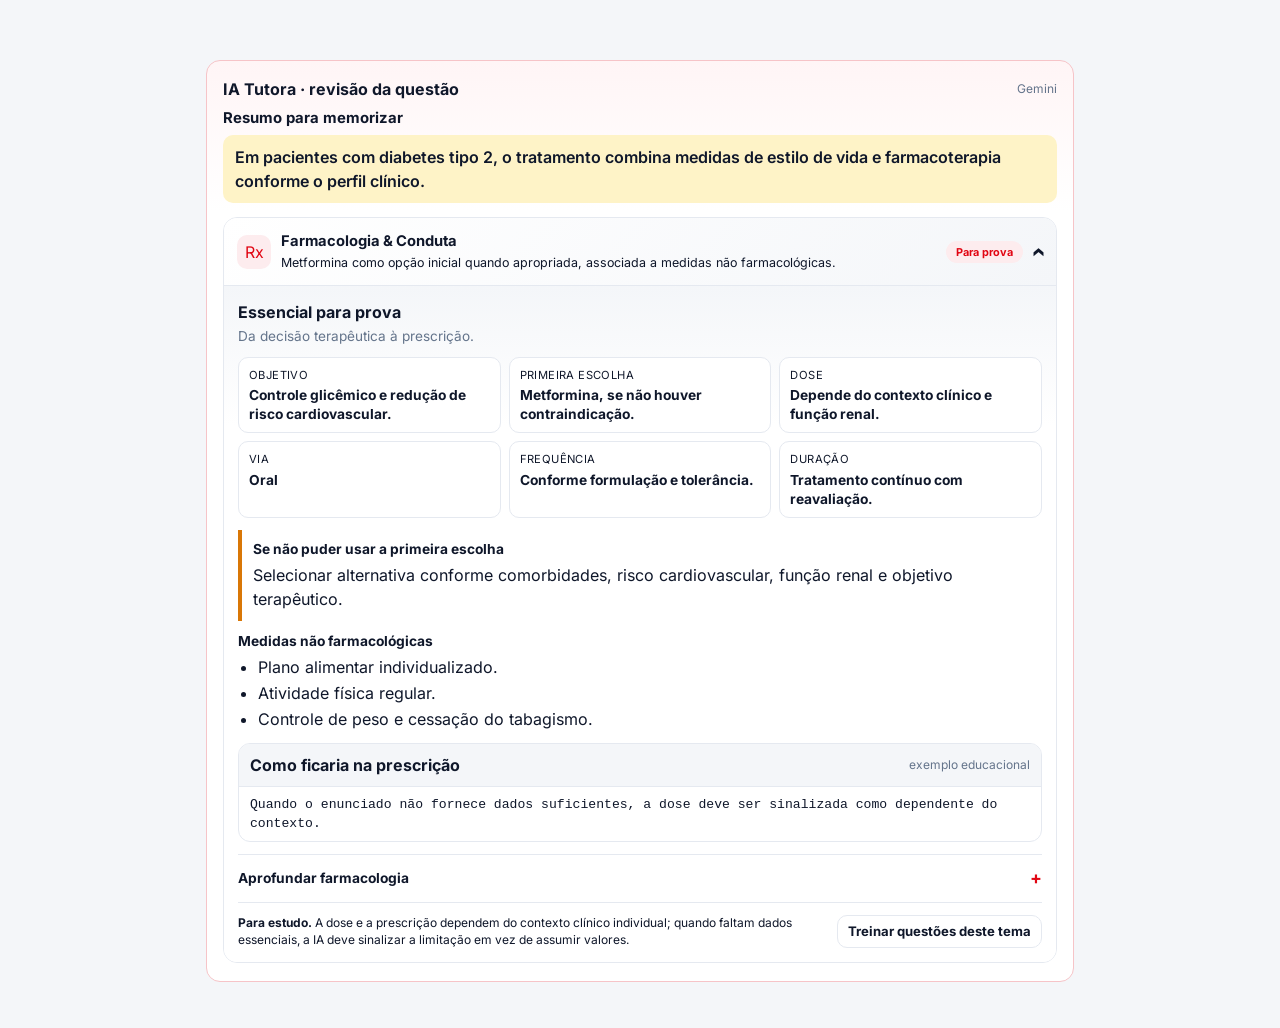
<file: CTi_site_v20_farmacologia_conduta_ia/_pharm_mock.html>
<!doctype html><html><head><meta charset='utf-8'><meta name='viewport' content='width=device-width,initial-scale=1'><link rel='stylesheet' href='static/app.css'></head><body><main style='max-width:900px;margin:30px auto;padding:16px'><div class='ia'>
<div class='row' style='justify-content:space-between'><b>IA Tutora · revisão da questão</b><span class='tiny muted'>Gemini</span></div>
<h4>Resumo para memorizar</h4><div class='bizu'>Em pacientes com diabetes tipo 2, o tratamento combina medidas de estilo de vida e farmacoterapia conforme o perfil clínico.</div>
<details class='ia-pharm' open><summary><span class='pharm-summary-icon'>Rx</span><span class='pharm-summary-text'><b>Farmacologia &amp; Conduta</b><span>Metformina como opção inicial quando apropriada, associada a medidas não farmacológicas.</span></span><span class='pill pri pharm-pill'>Para prova</span></summary>
<div class='pharm-body'><div class='pharm-head'><div><b>Essencial para prova</b><span class='small muted'>Da decisão terapêutica à prescrição.</span></div></div>
<div class='pharm-grid'><div class='pharm-kv'><span>Objetivo</span><b>Controle glicêmico e redução de risco cardiovascular.</b></div><div class='pharm-kv'><span>Primeira escolha</span><b>Metformina, se não houver contraindicação.</b></div><div class='pharm-kv'><span>Dose</span><b>Depende do contexto clínico e função renal.</b></div><div class='pharm-kv'><span>Via</span><b>Oral</b></div><div class='pharm-kv'><span>Frequência</span><b>Conforme formulação e tolerância.</b></div><div class='pharm-kv'><span>Duração</span><b>Tratamento contínuo com reavaliação.</b></div></div>
<div class='pharm-alt'><b>Se não puder usar a primeira escolha</b><div>Selecionar alternativa conforme comorbidades, risco cardiovascular, função renal e objetivo terapêutico.</div></div>
<div class='pharm-section'><b>Medidas não farmacológicas</b><ul><li>Plano alimentar individualizado.</li><li>Atividade física regular.</li><li>Controle de peso e cessação do tabagismo.</li></ul></div>
<div class='pharm-rx'><div class='pharm-rx-title'><b>Como ficaria na prescrição</b><span class='tiny muted'>exemplo educacional</span></div><div class='pharm-rx-line'>Quando o enunciado não fornece dados suficientes, a dose deve ser sinalizada como dependente do contexto.</div></div>
<details class='pharm-deep'><summary>Aprofundar farmacologia</summary><div class='pharm-deep-body'><div class='pharm-section'><b>Mecanismo / racional</b><div>Redução da produção hepática de glicose e melhora da sensibilidade periférica.</div></div></div></details>
<div class='pharm-foot'><div class='pharm-study-note'><span><b>Para estudo.</b> A dose e a prescrição dependem do contexto clínico individual; quando faltam dados essenciais, a IA deve sinalizar a limitação em vez de assumir valores.</span></div><button class='btn sec sm'>Treinar questões deste tema</button></div>
</div></details></div></main></body></html>
</file>
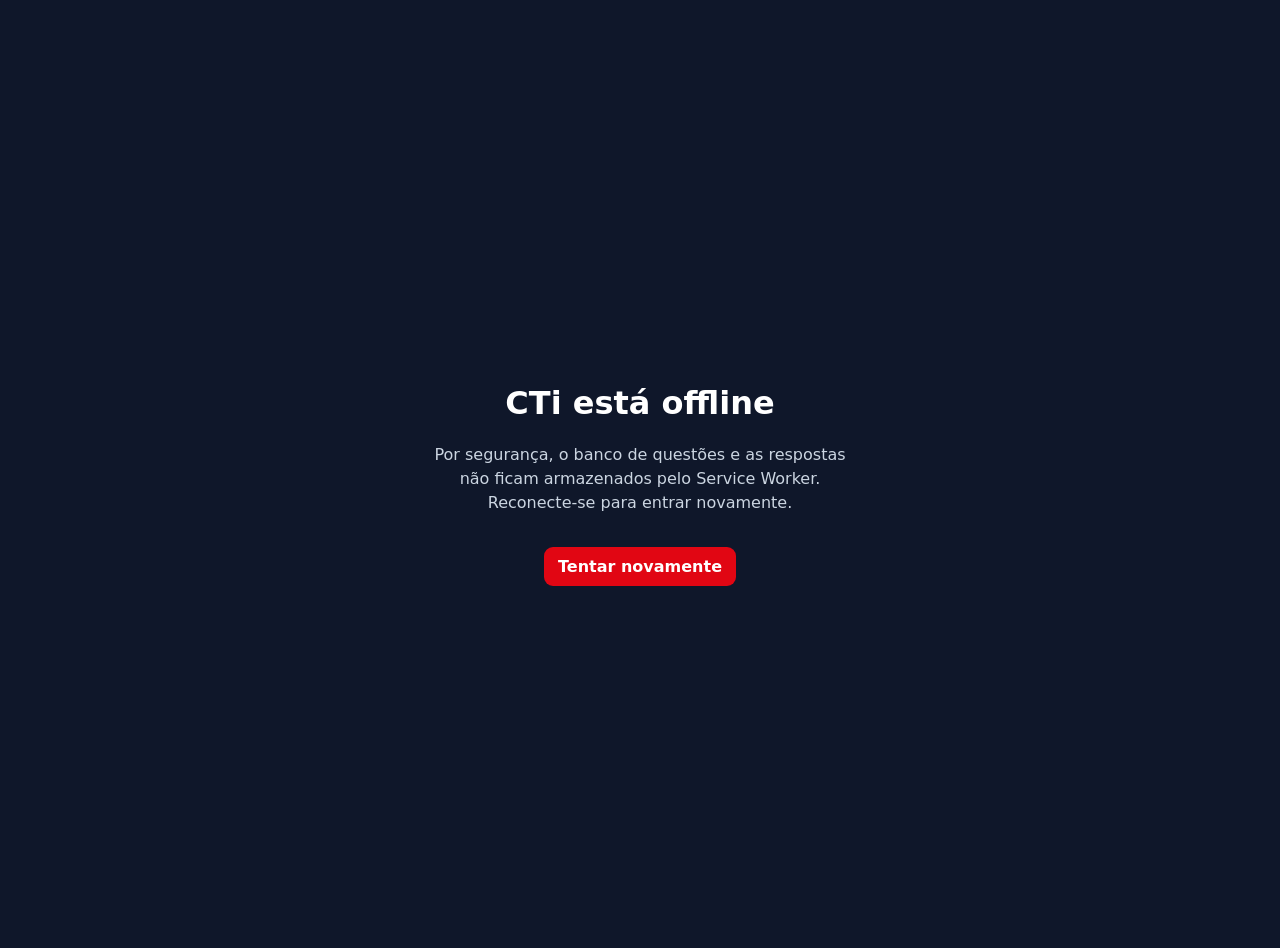
<file: static/offline.html>
<!doctype html><html lang="pt-BR"><head><meta charset="utf-8"><meta name="viewport" content="width=device-width,initial-scale=1"><meta name="theme-color" content="#0F172A"><title>CTi · Sem conexão</title><style>body{font-family:system-ui,sans-serif;background:#0f172a;color:#fff;min-height:100vh;display:grid;place-items:center;margin:0;padding:24px}.c{max-width:420px;text-align:center}.b{display:inline-block;margin-top:16px;padding:10px 14px;background:#e10613;color:#fff;border-radius:9px;text-decoration:none;font-weight:700}p{color:#cbd5e1;line-height:1.5}</style></head><body><div class="c"><h1>CTi está offline</h1><p>Por segurança, o banco de questões e as respostas não ficam armazenados pelo Service Worker. Reconecte-se para entrar novamente.</p><a class="b" href="/">Tentar novamente</a></div></body></html>
</file>
<file: CTi_site_v20_farmacologia_conduta_ia/static/app.css>
@font-face{font-family:'Inter';font-style:normal;font-weight:400 800;font-display:swap;src:url(/static/fonts/inter-latin.woff2) format('woff2')}
/* ===== Identidade visual CTi: Vermelho #E10613 · Azul-escuro #0F172A · Cinza-médio #64748B · Cinza-claro #F4F6F9 · Branco ===== */
:root{
  --red:#E10613;--red2:#B80510;--red3:#8E0710;--redl:#FDECEE;--navy:#0F172A;--navy2:#1E293B;--gray:#64748B;--light:#F4F6F9;
  --bg:#F4F6F9;--card:#fff;--card2:#F4F6F9;--tx:#0F172A;--mut:#64748B;--lt:#94A3B8;--bd:#E5E9F0;
  --pri:var(--red);--pri2:var(--red2);--pril:var(--redl);--acc:var(--navy);
  --ok:#16A34A;--okb:#DCFCE7;--bad:#DC2626;--badb:#FEE2E2;--warn:#D97706;--warnb:#FEF3C7;--pur:#0F172A;--purl:#EEF1F6;
  --r1:8px;--r2:10px;--r3:14px;--sh:0 1px 2px rgb(15 23 42/.04),0 4px 14px rgb(15 23 42/.05);
  --font:'Inter',system-ui,-apple-system,"Segoe UI",Roboto,Ubuntu,sans-serif;--fs:1rem;--logoDark:#1a0c10;--logoTx:#0F172A;
}
[data-theme=dark]{--bg:#0A0F1C;--card:#111827;--card2:#172033;--tx:#F4F6F9;--mut:#94A3B8;--lt:#64748B;--bd:#243049;
  --navy:#1E293B;--navy2:#334155;--redl:#3a0d12;--okb:#052e16;--badb:#450a0a;--warnb:#451a03;--purl:#1c2740;--pur:#cbd5e1;--logoDark:#5a0a12;--logoTx:#F4F6F9}
*{box-sizing:border-box}html,body{margin:0}[hidden]{display:none!important}
body{font-family:var(--font);background:var(--bg);color:var(--tx);font-size:var(--fs);line-height:1.5;-webkit-font-smoothing:antialiased}
button,select,input{font:inherit;color:inherit}
a{color:var(--pri)}
.i{width:1.15em;height:1.15em;flex:none;stroke:currentColor;fill:none;stroke-width:1.8;stroke-linecap:round;stroke-linejoin:round;vertical-align:-.2em}
/* ---------- cabeçalho ---------- */
.hdr{position:sticky;top:0;z-index:30;background:var(--card);border-bottom:1px solid var(--bd)}
.hdr-in{max-width:1440px;margin:auto;display:flex;align-items:center;gap:18px;padding:10px 22px;min-height:64px}
.brand{display:flex;align-items:center;gap:10px;cursor:pointer;text-decoration:none;color:var(--logoTx);flex:none}
.brand svg.mark{height:34px;width:auto}
.brand .wm{border-left:1.5px solid var(--bd);padding-left:10px;font-weight:700;font-size:.72rem;line-height:1.12;letter-spacing:-.01em}
nav.tabs{display:flex;gap:2px;overflow-x:auto;scrollbar-width:none;flex:1;justify-content:safe center;min-width:0}
nav.tabs button{border:0;background:none;padding:8px 12px;cursor:pointer;color:var(--mut);font-weight:600;font-size:.84rem;border-radius:8px;white-space:nowrap;display:flex;gap:6px;align-items:center}
nav.tabs button:hover{color:var(--tx);background:var(--card2)}
nav.tabs button.on{color:var(--red);background:var(--redl)}
.badge{background:var(--red);color:#fff;border-radius:999px;padding:0 6px;font-size:.68rem;font-weight:700;line-height:1.5}
.hdr-act{display:flex;align-items:center;gap:6px;margin-left:auto;flex:none}
.icon-btn{position:relative;border:0;background:none;border-radius:10px;padding:8px;cursor:pointer;color:var(--mut);display:grid;place-items:center}
.icon-btn:hover{background:var(--card2);color:var(--tx)}
.icon-btn .badge{position:absolute;top:2px;right:0}
.streak{display:flex;align-items:center;gap:5px;font-weight:700;background:var(--redl);color:var(--red);padding:5px 10px;border-radius:999px;font-size:.82rem}
.perfil{display:flex;align-items:center;gap:10px;border:0;background:none;cursor:pointer;padding:4px 6px 4px 4px;border-radius:12px;text-align:left}
.perfil:hover{background:var(--card2)}
.avatar{width:38px;height:38px;border-radius:50%;background:linear-gradient(135deg,var(--navy),var(--navy2));color:#fff;display:grid;place-items:center;font-weight:700;font-size:.9rem;flex:none;border:2px solid var(--card);box-shadow:0 0 0 2px var(--red)}
.pinfo{max-width:150px;overflow:hidden}.perfil b,.perfil small{display:block;white-space:nowrap;overflow:hidden;text-overflow:ellipsis}.perfil b{font-size:.85rem;line-height:1.2}.perfil small{color:var(--mut);font-size:.72rem}
/* ---------- estrutura ---------- */
.shell{max-width:1440px;margin:auto;display:grid;grid-template-columns:220px minmax(0,1fr);gap:20px;padding:20px 22px 40px}
aside.side{position:sticky;top:84px;align-self:start;background:var(--card);border:1px solid var(--bd);border-radius:var(--r3);padding:10px;box-shadow:var(--sh)}
aside.side button{width:100%;display:flex;align-items:center;gap:10px;border:0;background:none;padding:10px 12px;border-radius:9px;cursor:pointer;color:var(--mut);font-weight:600;font-size:.86rem;text-align:left}
aside.side button:hover{background:var(--card2);color:var(--tx)}
aside.side button.on{background:var(--redl);color:var(--red)}
aside.side .badge{margin-left:auto}
aside.side hr{border:0;border-top:1px solid var(--bd);margin:8px 4px}
.side-missao{margin-top:8px;background:linear-gradient(135deg,var(--navy),var(--navy2));color:#fff;border-radius:12px;padding:12px;font-size:.8rem}
.side-missao b{font-size:1.2rem;display:block}.side-missao .progress{background:rgb(255 255 255/.15);margin-top:8px}
main{min-width:0}
.view{display:none}.view.on{display:block;animation:fade .18s ease}
@keyframes fade{from{opacity:0;transform:translateY(4px)}to{opacity:1;transform:none}}
.bnav{display:none}
/* ---------- componentes ---------- */
.card{background:var(--card);border:1px solid var(--bd);border-radius:var(--r3);padding:18px;box-shadow:var(--sh);margin-bottom:16px}
.card h2{margin:0 0 6px;font-size:1.25rem;letter-spacing:-.02em;display:flex;align-items:center;gap:8px}.card h3{margin:0 0 8px;font-size:1.02rem;letter-spacing:-.01em;display:flex;align-items:center;gap:8px}
.card h2 .i,.card h3 .i{color:var(--red)}
.sec-t{font-size:.7rem;letter-spacing:.14em;font-weight:700;color:var(--mut);text-transform:uppercase;margin:0 0 12px;display:flex;justify-content:space-between;align-items:center;gap:8px}
.sec-t a,.sec-t button.lnk{font-size:.74rem;letter-spacing:0;text-transform:none;font-weight:600;color:var(--mut);text-decoration:none;background:none;border:0;cursor:pointer;display:inline-flex;gap:4px;align-items:center}
.sec-t a:hover,.sec-t button.lnk:hover{color:var(--red)}
.muted{color:var(--mut)}.small{font-size:.85rem}.tiny{font-size:.75rem}
.grid{display:grid;gap:14px}.g2{grid-template-columns:repeat(auto-fit,minmax(260px,1fr))}.g4{grid-template-columns:repeat(auto-fit,minmax(170px,1fr))}
.kpi{background:var(--card2);border-radius:var(--r2);padding:14px}.kpi b{display:block;font-size:1.6rem;line-height:1.1;letter-spacing:-.02em}
.row{display:flex;gap:10px;flex-wrap:wrap;align-items:center}
.btn{border:0;border-radius:var(--r2);padding:10px 16px;font-weight:700;cursor:pointer;background:var(--red);color:#fff;display:inline-flex;gap:7px;align-items:center;font-size:.92rem;transition:.12s}
.btn:hover{background:var(--red2)}.btn:disabled{opacity:.5;cursor:not-allowed}
.btn.sec{background:var(--card);color:var(--tx);border:1px solid var(--bd)}.btn.sec:hover{border-color:var(--red);color:var(--red)}
.btn.dark{background:var(--navy);color:#fff}.btn.dark:hover{background:var(--navy2)}
.btn.ok{background:var(--ok)}.btn.warn{background:var(--navy)}.btn.warn:hover{background:var(--navy2)}.btn.pur{background:var(--navy)}.btn.sm{padding:6px 10px;font-size:.82rem}
label.f{display:flex;flex-direction:column;gap:4px;font-size:.75rem;color:var(--mut);font-weight:600;min-width:150px;flex:1}
select,input[type=text],input[type=date],input[type=number]{border:1px solid var(--bd);background:var(--card);border-radius:var(--r1);padding:9px 10px;font-size:.9rem}
select:focus,input:focus{outline:2px solid var(--redl);border-color:var(--red)}
.seg{display:flex;flex-wrap:wrap;gap:8px}.seg button{border:1px solid var(--bd);background:var(--card);border-radius:var(--r2);padding:12px;cursor:pointer;text-align:left;flex:1;min-width:180px}
.seg button.on{border-color:var(--red);background:var(--redl);box-shadow:0 0 0 1px var(--red) inset}
.seg button b{display:flex;gap:6px;align-items:center}.seg button b .i{color:var(--red)}
.pill{display:inline-flex;gap:4px;align-items:center;padding:2px 9px;border-radius:999px;font-size:.72rem;font-weight:700;background:var(--card2);color:var(--mut);border:1px solid var(--bd)}
.pill.pri{background:var(--redl);color:var(--red);border-color:transparent}.pill.ok{background:var(--okb);color:var(--ok);border-color:transparent}
.pill.bad{background:var(--badb);color:var(--bad);border-color:transparent}.pill.warn{background:var(--warnb);color:var(--warn);border-color:transparent}.pill.pur{background:var(--purl);color:var(--pur);border-color:transparent}
.progress{height:8px;background:var(--card2);border-radius:999px;overflow:hidden}.progress>i{display:block;height:100%;background:linear-gradient(90deg,var(--red),var(--red3));border-radius:999px}
/* ---------- questão ---------- */
.q-top{display:flex;justify-content:space-between;gap:10px;flex-wrap:wrap;align-items:center;margin-bottom:10px}
.q-enun{font-size:1.01em;white-space:pre-wrap;margin:8px 0 14px}
.alt{display:flex;gap:10px;align-items:flex-start;width:100%;text-align:left;border:1.5px solid var(--bd);background:var(--card);border-radius:var(--r2);padding:11px 12px;margin-bottom:8px;cursor:pointer;transition:.12s}
.alt:hover{border-color:var(--red)}.alt .lt{flex:none;width:28px;height:28px;border-radius:50%;display:grid;place-items:center;font-weight:800;background:var(--card2);font-size:.85rem}
.alt.sel{border-color:var(--red);background:var(--redl)}.alt.sel .lt{background:var(--red);color:#fff}
.alt.certa{border-color:var(--ok);background:var(--okb)}.alt.certa .lt{background:var(--ok);color:#fff}
.alt.errada{border-color:var(--bad);background:var(--badb)}.alt.errada .lt{background:var(--bad);color:#fff}
.alt.riscada .tx{text-decoration:line-through;opacity:.5}
.alt[disabled]{cursor:default}
.risk{margin-left:auto;flex:none;border:0;background:none;color:var(--lt);cursor:pointer;font-size:.8rem;padding:2px 4px}
.fb{border-radius:var(--r2);padding:10px 14px;font-weight:700;margin:10px 0;display:flex;gap:8px;align-items:center}.fb.ok{background:var(--okb);color:var(--ok)}.fb.bad{background:var(--badb);color:var(--bad)}.fb.warn{background:var(--warnb);color:var(--warn)}
.nav-q{display:flex;justify-content:space-between;gap:8px;margin-top:14px;flex-wrap:wrap}
.qgrid{display:flex;flex-wrap:wrap;gap:5px;margin-top:10px}.qgrid button{width:34px;height:34px;border-radius:8px;border:1px solid var(--bd);background:var(--card);cursor:pointer;font-size:.8rem;font-weight:700}
.qgrid button.cur{outline:2px solid var(--red)}.qgrid button.ans{background:var(--redl)}.qgrid button.ok{background:var(--okb);color:var(--ok)}.qgrid button.bad{background:var(--badb);color:var(--bad)}
.fav{border:0;background:none;cursor:pointer;color:var(--lt);display:inline-flex;gap:5px;align-items:center;font-size:.8rem;font-weight:600;padding:4px 6px;border-radius:8px}
.fav:hover{color:var(--red);background:var(--redl)}.fav.on{color:var(--red)}.fav.on .i{fill:var(--red)}
/* ---------- IA ---------- */
.ia{border:1.5px solid #F6C4C8;background:linear-gradient(180deg,#FFF5F6,var(--card) 150px);border-radius:var(--r3);padding:16px;margin-top:14px;max-width:100%;overflow:hidden}
[data-theme=dark] .ia{border-color:#5a1a20;background:linear-gradient(180deg,#24121a,var(--card) 150px)}
.ia h4{margin:14px 0 6px;font-size:.93rem;display:flex;gap:7px;align-items:center}.ia h4 .i{color:var(--red)}.ia h4:first-of-type{margin-top:6px}
.ia ul{margin:0;padding-left:20px}.ia li{margin:3px 0}
.ia .alt-an{border-left:4px solid var(--bd);padding:6px 10px;margin:6px 0;background:var(--card);border-radius:0 8px 8px 0;font-size:.9rem;overflow-wrap:anywhere}
.ia h4,.ia li,.ia .alt-an,.ia-ref{overflow-wrap:anywhere;word-break:normal}
.ia ul{max-width:100%}
.ia-footer{display:flex;gap:10px;align-items:flex-start;justify-content:space-between;margin-top:12px;max-width:100%}
.ia-ref{flex:1;min-width:0;line-height:1.45;white-space:normal}
.ia-footer .btn{flex:none}
.ia .alt-an.c{border-left-color:var(--ok)}.ia .alt-an.w{border-left-color:var(--bad)}
.bizu{background:var(--warnb);border-radius:var(--r2);padding:10px 12px;font-weight:600}
.dica{border:1.5px dashed var(--red);border-radius:var(--r2);padding:10px 14px;margin:10px 0;background:var(--redl)}
.imgwarn{background:var(--warnb);color:var(--warn);border-radius:var(--r1);padding:6px 10px;font-size:.85rem;margin-bottom:8px}
/* ---------- radar de atualizações ---------- */
.upd-grid{display:grid;grid-template-columns:repeat(auto-fit,minmax(290px,1fr));gap:12px}
.upd-card{background:var(--card);border:1px solid var(--bd);border-radius:var(--r3);padding:15px;display:flex;flex-direction:column;gap:9px;box-shadow:var(--sh);min-width:0}
.upd-card:hover{border-color:#cbd5e1}.upd-card h3{margin:0;font-size:1rem;line-height:1.3;overflow-wrap:anywhere}
.upd-card p{margin:0;color:var(--mut);font-size:.87rem;line-height:1.52;overflow-wrap:anywhere}
.upd-meta{display:flex;gap:6px;align-items:center;flex-wrap:wrap}.upd-source{display:flex;gap:8px;align-items:flex-start;border-top:1px solid var(--bd);padding-top:10px;margin-top:auto;min-width:0}
.upd-source>div{min-width:0;flex:1}.upd-source b,.upd-source span{display:block;overflow-wrap:anywhere}.upd-source span{font-size:.74rem;color:var(--mut)}
.upd-link{flex:none;color:var(--red);font-weight:700;text-decoration:none;font-size:.8rem;display:inline-flex;align-items:center;gap:4px}.upd-link:hover{text-decoration:underline}
.src-oficial{background:var(--okb);color:var(--ok);border-color:transparent}.src-verificada{background:var(--warnb);color:var(--warn);border-color:transparent}.src-partial{background:#eef2ff;color:#4338ca;border-color:transparent}.upd-high{background:#fee2e2;color:#991b1b;border-color:#fecaca;font-weight:800}
.upd-note{border-left:4px solid var(--red);padding:10px 12px;background:var(--card2);border-radius:0 var(--r1) var(--r1) 0;font-size:.82rem;color:var(--mut)}
.upd-channels{display:flex;gap:8px;flex-wrap:wrap}.upd-channels a{font-size:.78rem;text-decoration:none;border:1px solid var(--bd);border-radius:999px;padding:5px 9px;background:var(--card);color:var(--tx)}.upd-channels a:hover{border-color:var(--red);color:var(--red)}
/* ---------- 2ª Fase / PEP ---------- */
.sf-intro{display:grid;grid-template-columns:minmax(0,1.5fr) minmax(260px,.7fr);gap:14px;align-items:stretch}
.sf-links{display:grid;gap:8px}.sf-links a{display:flex;align-items:center;justify-content:space-between;gap:8px;text-decoration:none;border:1px solid var(--bd);background:var(--card);color:var(--tx);padding:10px 12px;border-radius:10px;font-size:.82rem;font-weight:700}.sf-links a:hover{border-color:var(--red);color:var(--red)}
.sf-edicoes{display:flex;gap:7px;flex-wrap:wrap;margin-top:10px}.sf-edicoes button{border:1px solid var(--bd);background:var(--card);color:var(--tx);border-radius:999px;padding:6px 10px;font-size:.76rem;font-weight:700;cursor:pointer}.sf-edicoes button:hover,.sf-edicoes button.on{border-color:var(--red);color:var(--red);background:#fff5f6}
[data-theme=dark] .sf-edicoes button:hover,[data-theme=dark] .sf-edicoes button.on{background:#24121a}
.sf-stations{display:grid;gap:12px}.sf-station{border:1px solid var(--bd);background:var(--card);border-radius:14px;box-shadow:var(--sh);overflow:hidden}.sf-station summary{list-style:none;cursor:pointer;padding:14px 16px;display:flex;align-items:center;gap:10px}.sf-station summary::-webkit-details-marker{display:none}.sf-station summary .num{width:38px;height:38px;border-radius:11px;background:linear-gradient(140deg,var(--red),var(--red3));color:#fff;display:grid;place-items:center;font-weight:800;flex:none}.sf-station summary .grow{flex:1;min-width:0}.sf-station summary b{display:block}.sf-station summary span{display:block;color:var(--mut);font-size:.76rem}.sf-body{border-top:1px solid var(--bd);padding:14px 16px}.sf-sintese{background:var(--card2);border-left:3px solid var(--navy);padding:10px 12px;border-radius:0 8px 8px 0;font-size:.84rem;line-height:1.5;margin-bottom:12px}.sf-items{display:grid;gap:8px}.sf-item{display:flex;gap:9px;align-items:flex-start;border:1px solid var(--bd);border-radius:10px;padding:10px;background:var(--card)}.sf-item input{margin-top:3px;accent-color:var(--red);width:17px;height:17px;flex:none}.sf-item.done{opacity:.58;background:var(--card2)}.sf-item.done .sf-text{text-decoration:line-through}.sf-n{font-size:.72rem;font-weight:800;color:var(--red);min-width:22px}.sf-text{font-size:.84rem;line-height:1.47;overflow-wrap:anywhere}.sf-progress{display:flex;align-items:center;gap:8px;flex-wrap:wrap;margin:4px 0 12px}.sf-progress .progress{flex:1;min-width:120px}.sf-official{display:flex;gap:8px;flex-wrap:wrap;margin-top:12px}.sf-empty{padding:22px;text-align:center;color:var(--mut)}

/* ---------- 2ª Fase · documentos escritos ---------- */
.f2-subnav{display:flex;gap:8px;margin-bottom:14px;flex-wrap:wrap}
.f2-subnav button{border:1px solid var(--bd);background:var(--card);color:var(--tx);border-radius:999px;padding:9px 14px;font-weight:800;cursor:pointer;display:inline-flex;align-items:center;gap:7px}
.f2-subnav button.on{background:linear-gradient(135deg,var(--red),var(--red3));color:#fff;border-color:transparent;box-shadow:0 6px 18px rgb(225 6 19/.18)}
.doc-grid{display:grid;grid-template-columns:repeat(auto-fit,minmax(250px,1fr));gap:12px}
.doc-card{border:1px solid var(--bd);background:var(--card);border-radius:var(--r3);padding:15px;text-align:left;color:var(--tx);cursor:pointer;display:flex;flex-direction:column;gap:8px;min-height:154px;transition:.14s}
.doc-card:hover{border-color:var(--red);box-shadow:var(--sh);transform:translateY(-1px)}
.doc-card h3{font-size:1rem;margin:0;line-height:1.25}.doc-card p{font-size:.8rem;color:var(--mut);line-height:1.45;margin:0}.doc-card .row{margin-top:auto}
.doc-badge{font-size:.68rem;font-weight:800;padding:3px 8px;border-radius:999px;background:var(--card2);border:1px solid var(--bd)}
.doc-badge.oficial{background:var(--okb);color:var(--ok);border-color:transparent}.doc-badge.cti{background:#eef2ff;color:#4338ca;border-color:transparent}
.doc-editor{display:grid;grid-template-columns:minmax(0,1.35fr) minmax(300px,.65fr);gap:14px;align-items:start}
.doc-fields{display:grid;gap:12px}.doc-field label{display:block;font-size:.78rem;font-weight:800;margin-bottom:5px}.doc-field textarea,.doc-field input{width:100%;font:inherit;color:var(--tx);background:var(--card);border:1px solid var(--bd);border-radius:10px;padding:10px 11px;outline:none}.doc-field textarea{min-height:108px;resize:vertical;line-height:1.5}.doc-field input:focus,.doc-field textarea:focus{border-color:var(--red);box-shadow:0 0 0 3px var(--redl)}
.doc-case{background:var(--card2);border-left:4px solid var(--navy);padding:12px 14px;border-radius:0 10px 10px 0;font-size:.86rem;line-height:1.55;white-space:pre-line}
.doc-result{border:1px solid var(--bd);border-radius:12px;padding:12px;background:var(--card)}.doc-score{font-size:2.6rem;font-weight:850;line-height:1}.doc-crit{display:grid;gap:7px;margin-top:12px}.doc-crit>div{display:flex;gap:8px;align-items:flex-start;font-size:.82rem;line-height:1.4}.doc-crit .ok{color:var(--ok)}.doc-crit .no{color:var(--bad)}
.doc-model{white-space:pre-line;font-size:.83rem;line-height:1.5;background:var(--card2);border-radius:10px;padding:11px;overflow-wrap:anywhere}.doc-history{display:flex;gap:6px;flex-wrap:wrap}.doc-history span{font-size:.72rem;padding:4px 7px;border-radius:999px;background:var(--card2);border:1px solid var(--bd)}
.doc-note{font-size:.78rem;color:var(--mut);line-height:1.5;border-left:3px solid var(--warn);padding:9px 10px;background:var(--warnb);border-radius:0 8px 8px 0}
@media(max-width:860px){.doc-editor{grid-template-columns:1fr}.doc-card{min-height:0}.f2-subnav button{flex:1;justify-content:center}.doc-field textarea{min-height:125px}}

/* ---------- tabelas/listas ---------- */
table{width:100%;border-collapse:collapse;font-size:.88rem}th,td{padding:9px 8px;border-bottom:1px solid var(--bd);text-align:left;vertical-align:top}th{color:var(--mut);font-size:.7rem;text-transform:uppercase;letter-spacing:.08em}
.list-item{border:1px solid var(--bd);border-radius:var(--r2);padding:12px 14px;margin-bottom:8px;background:var(--card);cursor:pointer;transition:.12s}.list-item:hover{border-color:var(--red);box-shadow:var(--sh)}
.alert{display:flex;gap:10px;align-items:flex-start;border-radius:var(--r2);padding:12px;margin-bottom:8px}
.alert.bad{background:var(--badb)}.alert.warn{background:var(--warnb)}.alert.ok{background:var(--okb)}
.chart{width:100%;overflow-x:auto}.chart svg{display:block;max-width:100%}
.day{border:1px solid var(--bd);border-radius:var(--r2);padding:12px;background:var(--card)}.day.hoje{border-color:var(--red);box-shadow:0 0 0 2px var(--redl)}
.task{display:flex;gap:8px;align-items:flex-start;margin:6px 0;font-size:.88rem}.task input{margin-top:4px;accent-color:var(--red)}
.task.done span{text-decoration:line-through;color:var(--mut)}
.tema-card h3{display:flex;justify-content:space-between;gap:8px;align-items:center}
.tema-card ul{margin:6px 0;padding-left:20px}.tema-card li{margin:3px 0;font-size:.9rem}
.empty{text-align:center;color:var(--mut);padding:30px}
.toast{position:fixed;bottom:84px;left:50%;transform:translateX(-50%);background:var(--navy);color:#fff;padding:10px 16px;border-radius:var(--r2);font-weight:600;z-index:99;opacity:0;transition:.25s;pointer-events:none;border-left:4px solid var(--red)}
.toast.on{opacity:1}
/* ---------- faixa de título das seções ---------- */
.banner{position:relative;border-radius:var(--r3);overflow:hidden;background:var(--navy);color:#fff;padding:22px 24px;margin-bottom:16px;box-shadow:var(--sh)}
.banner::after{content:"";position:absolute;right:-60px;top:-60px;width:260px;height:260px;border-radius:50%;background:radial-gradient(circle,rgb(225 6 19/.45),transparent 70%)}
.banner>*{position:relative;z-index:1}
.banner .kick{font-size:.68rem;letter-spacing:.18em;font-weight:700;color:#fda4ab;text-transform:uppercase}
.banner h2{margin:4px 0 4px;font-size:1.45rem;letter-spacing:-.02em;color:#fff}
.banner p{margin:0;color:#cbd5e1;font-size:.9rem;max-width:760px}
.banner .kpi{background:rgb(255 255 255/.08);border:1px solid rgb(255 255 255/.1)}.banner .kpi .small{color:#cbd5e1}
/* ---------- PAINEL ---------- */
.hero-b{position:relative;border-radius:16px;overflow:hidden;background:#0B1222 url(/static/img/hero.jpg) right center/cover no-repeat;color:#fff;padding:30px 34px;min-height:270px;margin-bottom:16px;display:flex;flex-direction:column;justify-content:center}
.hero-b::before{content:"";position:absolute;inset:0;background:linear-gradient(90deg,rgb(11 18 34/.97) 0%,rgb(11 18 34/.9) 38%,rgb(11 18 34/.35) 70%,rgb(11 18 34/.05))}
.hero-b>*{position:relative;z-index:1}
.kick{font-size:.68rem;letter-spacing:.2em;font-weight:700;text-transform:uppercase;display:flex;align-items:center;gap:8px}
.kick::before{content:"";width:22px;height:2px;background:var(--red)}
.hero-b h1{font-size:clamp(1.8rem,3.2vw,2.6rem);line-height:1.04;margin:10px 0 10px;letter-spacing:-.03em;font-weight:800;max-width:560px}
.hero-b h1 em,.red{color:var(--red);font-style:normal}
.hero-b p{margin:0 0 18px;color:#cbd5e1;max-width:470px;font-size:.95rem}
.feats{display:flex;gap:26px;flex-wrap:wrap}
.feat{display:flex;gap:10px;align-items:center;font-size:.64rem;letter-spacing:.08em;text-transform:uppercase;line-height:1.35}
.feat .i{width:28px;height:28px;color:var(--red)}.feat b{display:block;font-size:.7rem}.feat span{color:#94a3b8}
.slogan{position:absolute;right:34px;top:50%;transform:translateY(-50%);font-size:.78rem;letter-spacing:.3em;font-weight:600;line-height:1.7;text-transform:uppercase}
.slogan div+div{margin-top:14px;font-size:.66rem;color:#cbd5e1}
.hero-cta{display:none}
.pn-grid{display:grid;grid-template-columns:minmax(0,1.6fr) minmax(0,1fr);gap:16px;align-items:start}
.foco{display:grid;grid-template-columns:repeat(5,minmax(0,1fr));gap:10px}
.foco button{border:1px solid var(--bd);background:var(--card);border-radius:12px;padding:16px 8px 12px;cursor:pointer;display:flex;flex-direction:column;align-items:center;gap:6px;font-weight:700;font-size:.86rem;transition:.14s;color:var(--tx)}
.foco button .i{width:30px;height:30px;stroke-width:1.5}
.foco button small{font-weight:500;color:var(--mut);font-size:.7rem}
.foco button:hover{border-color:var(--red);transform:translateY(-2px);box-shadow:var(--sh)}
.foco button.on{background:linear-gradient(140deg,var(--red),var(--red3));color:#fff;border-color:transparent;box-shadow:0 8px 20px rgb(225 6 19/.25)}
.foco button.on small{color:#fecdd3}
.modos{display:grid;grid-template-columns:1fr 1fr;gap:12px;margin-bottom:16px}
.modo{display:flex;gap:14px;align-items:center;border-radius:14px;padding:16px 18px;color:#fff;border:0;cursor:pointer;text-align:left;transition:.15s}
.modo:hover{transform:translateY(-2px);box-shadow:0 10px 24px rgb(15 23 42/.2)}
.modo.red{background:linear-gradient(120deg,var(--red),var(--red3))}.modo.navy{background:linear-gradient(120deg,var(--navy),var(--navy2))}
.modo .ib{width:46px;height:46px;border-radius:12px;background:rgb(255 255 255/.14);display:grid;place-items:center;flex:none}.modo .ib .i{width:24px;height:24px}
.modo b{display:block;font-size:.98rem}.modo span{font-size:.78rem;opacity:.85;line-height:1.35;display:block}
.modo .go{margin-left:auto;width:32px;height:32px;border-radius:50%;border:1.5px solid rgb(255 255 255/.5);display:grid;place-items:center;flex:none}
.filtros{display:flex;gap:10px;flex-wrap:wrap;align-items:flex-end}
.filtros label.f{min-width:140px}
.destaque{display:grid;grid-template-columns:minmax(0,1.45fr) minmax(0,1fr);gap:14px}
.destaque .q-enun{font-size:.88rem;margin:6px 0 10px}
.destaque .alt{padding:7px 10px;font-size:.84rem;margin-bottom:6px}.destaque .alt .lt{width:24px;height:24px;font-size:.78rem}
.resp-box{border:1.5px solid #F6C4C8;background:#FFF5F6;border-radius:12px;padding:14px;font-size:.84rem;align-self:start}
[data-theme=dark] .resp-box{background:#24121a;border-color:#5a1a20}
.resp-box b.t{color:var(--red);display:flex;gap:6px;align-items:center;margin-bottom:6px}
.resp-box.wait{background:var(--card2);border:1.5px dashed var(--bd);color:var(--mut)}
.gauge-wrap{display:flex;gap:16px;align-items:center;flex-wrap:wrap}
.gauge{position:relative;width:150px;height:150px;flex:none}
.gauge .v{position:absolute;inset:0;display:flex;flex-direction:column;align-items:center;justify-content:center}
.gauge .v b{font-size:2rem;letter-spacing:-.03em;line-height:1}.gauge .v span{font-size:.72rem;color:var(--mut)}
.ev-list{flex:1;min-width:170px;display:grid;gap:8px}
.ev-list div{display:flex;align-items:center;gap:10px;font-size:.82rem;color:var(--mut)}.ev-list b{color:var(--tx);min-width:44px;font-size:.95rem}
.dot{width:20px;height:20px;border-radius:50%;display:grid;place-items:center;color:#fff;flex:none}.dot .i{width:12px;height:12px;stroke-width:3}
.esp-row{display:grid;grid-template-columns:22px minmax(0,1.7fr) minmax(0,1fr) 40px;gap:10px;align-items:center;font-size:.82rem;margin:9px 0;cursor:pointer}
.esp-row .i{color:var(--mut)}.esp-row b{text-align:right;font-size:.8rem}
.esp-row .progress{height:7px}
.metas{display:grid;grid-template-columns:repeat(3,minmax(0,1fr));gap:10px}
.meta{border:1px solid var(--bd);border-radius:12px;padding:12px}
.meta .top{display:flex;gap:8px;align-items:center}.meta .top .i{width:26px;height:26px;color:var(--red)}
.meta b{display:block;font-size:1.05rem;line-height:1.1}.meta small{color:var(--mut);font-size:.7rem;line-height:1.2;display:block}
.meta .row{justify-content:space-between;margin-top:8px;gap:6px;flex-wrap:nowrap}.meta .progress{flex:1;height:6px}.meta .row span{font-size:.72rem;font-weight:700}
.essencia{position:relative;border-radius:16px;overflow:hidden;background:#0B1222 url(/static/img/essencia.jpg) right center/cover no-repeat;color:#fff;padding:34px;min-height:220px;display:flex;flex-direction:column;justify-content:center;margin-top:4px}
.essencia::before{content:"";position:absolute;inset:0;background:linear-gradient(90deg,rgb(11 18 34/.94) 0%,rgb(11 18 34/.8) 42%,rgb(11 18 34/.1) 75%)}
.essencia>*{position:relative;z-index:1}
.essencia h2{font-size:clamp(1.4rem,2.6vw,2.1rem);line-height:1.12;margin:10px 0;letter-spacing:-.03em;max-width:640px}
.essencia p{color:#cbd5e1;max-width:520px;margin:0}
.pilares{display:grid;grid-template-columns:repeat(4,minmax(0,1fr));gap:0;background:var(--card);border:1px solid var(--bd);border-top:0;border-radius:0 0 16px 16px;margin:-12px 0 16px;padding:26px 10px 18px;box-shadow:var(--sh)}
.pilar{display:flex;gap:12px;padding:6px 16px;border-right:1px solid var(--bd)}.pilar:last-child{border-right:0}
.pilar .i{width:34px;height:34px;color:var(--red);stroke-width:1.5}
.pilar b{display:block;font-size:.88rem;line-height:1.25}.pilar span{font-size:.78rem;color:var(--mut);display:block;margin-top:4px;line-height:1.35}
.mob-only{display:none}
.saud{margin:2px 0 14px}.saud h2{margin:0;font-size:1.3rem;letter-spacing:-.02em}.saud p{margin:0;color:var(--mut);font-size:.88rem}
.cont-card{display:flex;align-items:center;gap:14px;background:linear-gradient(120deg,var(--red),var(--red3));color:#fff;border:0;border-radius:14px;padding:16px;width:100%;cursor:pointer;text-align:left;margin-bottom:14px;box-shadow:0 10px 22px rgb(225 6 19/.25)}
.cont-card b{display:block}.cont-card span{font-size:.78rem;opacity:.85}.cont-card .go{margin-left:auto;width:32px;height:32px;border-radius:50%;background:rgb(255 255 255/.2);display:grid;place-items:center}
.quick{display:grid;grid-template-columns:repeat(4,1fr);gap:8px;margin-bottom:14px}
.quick button{border:1px solid var(--bd);background:var(--card);border-radius:12px;padding:12px 4px;display:flex;flex-direction:column;align-items:center;gap:6px;font-size:.72rem;font-weight:600;cursor:pointer;color:var(--tx)}
.quick button .i{width:24px;height:24px}
/* ---------- menu "Mais" (mobile) ---------- */
.sheet{position:fixed;inset:0;z-index:60;background:rgb(15 23 42/.45);display:none;align-items:flex-end}
.sheet.on{display:flex}
.sheet>div{background:var(--card);width:100%;border-radius:18px 18px 0 0;padding:14px 14px calc(18px + env(safe-area-inset-bottom))}
.sheet button.it{width:100%;display:flex;gap:12px;align-items:center;border:0;background:none;padding:13px 10px;font-weight:600;border-radius:10px;cursor:pointer;text-align:left}
.sheet button.it:hover{background:var(--card2)}.sheet button.it .i{color:var(--red)}
/* ---------- responsivo ---------- */
@media(max-width:1520px){nav.tabs button[data-v=segunda]{display:none}}@media(max-width:1440px){nav.tabs button[data-v=missao]{display:none}}@media(max-width:1280px){.slogan{display:none}.brand .wm{display:none}}
@media(max-width:1100px){.shell{grid-template-columns:minmax(0,1fr)}aside.side{display:none}.perfil .pinfo{display:none}nav.tabs button{padding:8px 9px}}@media(max-width:860px){.brand .wm{display:block}}
@media(max-width:1000px){.pn-grid{grid-template-columns:minmax(0,1fr)}}
@media(max-width:860px){
  nav.tabs{display:none}.perfil .pinfo{display:none}
  .shell{padding:14px 12px 96px}
  .bnav{display:flex;position:fixed;bottom:0;left:0;right:0;z-index:40;background:var(--card);border-top:1px solid var(--bd);padding:6px 4px calc(6px + env(safe-area-inset-bottom));justify-content:space-around;box-shadow:0 -4px 16px rgb(15 23 42/.06)}
  .bnav button{border:0;background:none;display:flex;flex-direction:column;align-items:center;gap:2px;font-size:.66rem;font-weight:600;color:var(--mut);padding:4px 8px;cursor:pointer;position:relative}
  .bnav button .i{width:22px;height:22px}.bnav button.on{color:var(--red)}
  .bnav .badge{position:absolute;top:0;right:6px}
  .mob-only{display:block}
  .hero-b{background-image:url(/static/img/hero_m.jpg);padding:22px;min-height:0}
  .hero-b::before{background:linear-gradient(90deg,rgb(11 18 34/.96) 30%,rgb(11 18 34/.6) 70%,rgb(11 18 34/.3))}
  .hero-b p{font-size:.85rem}.feats{display:none}.hero-cta{display:inline-flex;align-self:flex-start}
  .essencia{background-image:url(/static/img/essencia_m.jpg);padding:22px}
  .pilares{grid-template-columns:1fr 1fr;row-gap:14px}.pilar:nth-child(2){border-right:0}
  .foco{grid-template-columns:repeat(3,minmax(0,1fr))}
  .modos{grid-template-columns:1fr}.destaque{grid-template-columns:1fr}
}
@media(max-width:640px){#btnTema,#btnBusca,.sec-t>span+span{display:none}.brand .wm{font-size:.66rem}.card{padding:14px}.seg button{min-width:140px}.hdr-in{padding:8px 12px;gap:8px}.streak{padding:4px 8px}
  .metas{grid-template-columns:1fr}.pilares{grid-template-columns:1fr}.pilar{border-right:0}.brand svg.mark{height:30px}
  #qzCard{overflow:hidden}.q-top{align-items:flex-start}.q-top>.row{max-width:100%}
  .ia{padding:14px 12px}.ia>.row:first-child{align-items:flex-start;gap:8px}.ia>.row:first-child>b{flex:1;min-width:0}
  .ia ul{padding-left:20px;margin:8px 0}.ia .alt-an{padding:8px 9px;line-height:1.45}
  .ia-footer{flex-direction:column;align-items:stretch;gap:10px}.ia-ref{width:100%;font-size:.76rem}.ia-footer .btn{width:100%;justify-content:center;white-space:normal;text-align:center}
  .nav-q{gap:8px}.nav-q>.row{width:100%}.nav-q .btn{min-height:42px}
  .upd-grid{grid-template-columns:1fr}.upd-card{padding:13px}.upd-source{flex-wrap:wrap}.upd-link{width:100%;justify-content:flex-start}.upd-controls .f{min-width:100%}.sf-intro{grid-template-columns:1fr}.sf-station summary{padding:12px}.sf-body{padding:12px}
}

/* 2ª fase */
.f2-card{cursor:pointer;display:flex;flex-direction:column;gap:6px;border:1px solid var(--bd);border-radius:var(--r2);padding:14px;background:var(--card);transition:.12s;text-align:left;font:inherit;color:inherit}
.f2-card:hover{border-color:var(--red);box-shadow:var(--sh)}
.f2-card b{font-size:1rem;line-height:1.25}
.f2-card .top{display:flex;gap:6px;flex-wrap:wrap;align-items:center}
.f2-nota{margin-left:auto;font-weight:800;font-size:.85rem;padding:2px 8px;border-radius:999px;background:var(--card2)}
.f2-timer{font-variant-numeric:tabular-nums;font-size:2rem;font-weight:800;letter-spacing:-.02em;line-height:1}
.f2-timer.alerta{color:var(--red)}
.f2-bar{position:sticky;top:64px;z-index:5;display:flex;gap:10px;align-items:center;flex-wrap:wrap;justify-content:space-between}
.f2-txt{white-space:pre-line;line-height:1.55}
.f2-imp{border:1px solid var(--bd);border-radius:var(--r2);margin-bottom:8px;background:var(--card)}
.f2-imp>summary{cursor:pointer;padding:10px 14px;font-weight:700;display:flex;gap:8px;align-items:center;list-style:none}
.f2-imp>summary::-webkit-details-marker{display:none}
.f2-imp[open]>summary{border-bottom:1px solid var(--bd)}
.f2-imp .corpo{padding:12px 14px}
.f2-item{border:1px solid var(--bd);border-radius:var(--r2);padding:12px 14px;margin-bottom:10px;background:var(--card)}
.f2-item.m0{border-left:4px solid var(--bad)}.f2-item.m1{border-left:4px solid var(--warn)}.f2-item.m2{border-left:4px solid var(--ok)}
.f2-item .crit{font-size:.82rem;color:var(--mut);margin:6px 0 8px;display:grid;gap:2px}
.f2-item .crit b{color:var(--tx)}
.f2-sec{font-size:.72rem;letter-spacing:.12em;text-transform:uppercase;font-weight:800;color:var(--red);margin:16px 0 8px}
.f2-opts{display:flex;gap:6px;flex-wrap:wrap}
.f2-opts button{border:1px solid var(--bd);background:var(--card2);color:var(--tx);border-radius:999px;padding:6px 12px;font-weight:700;font-size:.8rem;cursor:pointer}
.f2-opts button.on.v0{background:var(--badb);color:var(--bad);border-color:var(--bad)}
.f2-opts button.on.v1{background:var(--warnb);color:var(--warn);border-color:var(--warn)}
.f2-opts button.on.v2{background:var(--okb);color:var(--ok);border-color:var(--ok)}
.f2-tab{width:100%;border-collapse:collapse;font-size:.82rem;margin:6px 0;display:block;overflow-x:auto}
.f2-tab td{border:1px solid var(--bd);padding:5px 8px;vertical-align:top}
.f2-tab tr:first-child td{background:var(--card2);font-weight:700}
.f2-h{display:block;font-weight:800;margin-top:6px}
.f2-roteiro{border:1.5px dashed var(--bd);border-radius:var(--r2);padding:12px 14px;background:var(--card2)}

@media(max-width:640px){
  .f2-bar{top:58px;align-items:stretch}
  .f2-bar>div{width:100%}
  .f2-bar>.row{width:100%}
  .f2-bar>.row .btn{flex:1;justify-content:center}
  .f2-opts{display:grid;grid-template-columns:1fr 1fr}
  .f2-opts button{white-space:normal;min-height:40px}
  .f2-card{padding:12px}
  .f2-timer{font-size:1.7rem}
}

/* ---------- administração de usuários (v16) ---------- */
.admin-head h2{margin-bottom:0}.admin-kpis{margin-bottom:16px}.admin-kpis .kpi span{display:block;color:var(--mut);font-size:.78rem;margin-top:4px}
.admin-create{display:grid;grid-template-columns:minmax(180px,1.2fr) minmax(220px,1.5fr) minmax(150px,.7fr) auto;gap:10px;align-items:end}
.admin-create input[type=password],.admin-dialog input[type=password]{border:1px solid var(--bd);background:var(--card);border-radius:var(--r1);padding:9px 10px;font-size:.9rem;width:100%}
.admin-create-actions{flex-wrap:nowrap;align-self:end}.admin-generated{margin-top:12px;border:1px solid var(--bd);background:var(--card2);border-radius:10px;padding:10px 12px;display:flex;align-items:center;gap:10px;flex-wrap:wrap}
.admin-generated code{font-family:ui-monospace,SFMono-Regular,Consolas,monospace;font-size:.88rem;background:var(--card);border:1px solid var(--bd);padding:6px 8px;border-radius:7px;overflow-wrap:anywhere}
.admin-users{display:grid;gap:10px}.admin-user{border:1px solid var(--bd);border-radius:12px;padding:12px;display:grid;grid-template-columns:minmax(170px,1.2fr) minmax(130px,.65fr) minmax(110px,.55fr) minmax(190px,1fr) auto;gap:10px;align-items:center;background:var(--card)}
.admin-user.me{border-color:var(--red);box-shadow:0 0 0 1px var(--redl) inset}.admin-user input[type=text],.admin-user select{width:100%}.admin-user .admin-status{display:flex;align-items:center;gap:7px;font-size:.82rem;font-weight:700}.admin-user .admin-status input{accent-color:var(--red)}
.admin-user .admin-meta{font-size:.75rem;color:var(--mut);line-height:1.45}.admin-user .admin-actions{display:flex;gap:6px;justify-content:flex-end;flex-wrap:wrap}.admin-user .btn{white-space:nowrap}
.admin-audit{display:grid;gap:7px}.admin-audit-item{display:grid;grid-template-columns:150px minmax(130px,.7fr) minmax(180px,1fr) auto;gap:10px;border-bottom:1px solid var(--bd);padding:8px 0;font-size:.82rem}.admin-audit-item:last-child{border-bottom:0}.admin-audit-item time,.admin-audit-item .muted{color:var(--mut)}
.admin-setup-box{border:1px dashed var(--bd);border-radius:12px;padding:16px;background:var(--card2)}.admin-setup-box h3{margin:0 0 6px}.admin-setup-box p{margin:6px 0}.admin-setup-box code{font-family:ui-monospace,SFMono-Regular,Consolas,monospace;font-size:.78rem}
.admin-dialog{border:1px solid var(--bd);border-radius:14px;background:var(--card);color:var(--tx);padding:20px;width:min(440px,calc(100vw - 28px));box-shadow:0 20px 60px rgb(15 23 42/.28)}.admin-dialog::backdrop{background:rgb(15 23 42/.55)}.admin-dialog h3{margin:0 0 14px}
@media(max-width:1050px){.admin-create{grid-template-columns:1fr 1fr}.admin-create-actions{grid-column:1/-1}.admin-user{grid-template-columns:1fr 1fr}.admin-user .admin-meta{grid-column:1/-1}.admin-user .admin-actions{grid-column:1/-1;justify-content:flex-start}}
@media(max-width:640px){.admin-create{grid-template-columns:1fr}.admin-create-actions{grid-column:auto;flex-wrap:wrap}.admin-user{grid-template-columns:1fr}.admin-user .admin-meta,.admin-user .admin-actions{grid-column:auto}.admin-user .admin-actions .btn{flex:1;justify-content:center}.admin-audit-item{grid-template-columns:1fr}.admin-generated{align-items:stretch}.admin-generated .btn{justify-content:center}}


/* ---------- planner executável e visível (v19) ---------- */
.planner-title-row{display:flex;align-items:center;justify-content:space-between;gap:12px;flex-wrap:wrap}
.planner-title-row h2{margin:0}.planner-live-badge{display:inline-flex;align-items:center;min-height:28px;padding:5px 10px;border-radius:999px;background:var(--redl);color:var(--red);font-size:.72rem;font-weight:800;letter-spacing:.02em}
.planner-intro{margin:8px 0 14px;max-width:780px}.planner-days{display:grid;grid-template-columns:repeat(3,minmax(0,1fr));gap:16px;margin-top:16px;align-items:stretch}
.planner-day{border:1px solid var(--bd);border-radius:18px;padding:16px;background:var(--card);display:flex;flex-direction:column;min-width:0;box-shadow:0 8px 24px rgb(15 23 42/.045);overflow:hidden;position:relative}
.planner-day::before{content:'';position:absolute;left:0;top:0;bottom:0;width:4px;background:transparent}.planner-day.hoje{border-color:color-mix(in srgb,var(--red) 55%,var(--bd));box-shadow:0 10px 30px rgb(220 38 38/.08)}.planner-day.hoje::before{background:var(--red)}.planner-day.complete{border-color:color-mix(in srgb,var(--ok) 52%,var(--bd))}.planner-day.complete::before{background:var(--ok)}
.planner-day-head{display:flex;align-items:flex-start;justify-content:space-between;gap:12px}.planner-day-head>div{display:flex;flex-direction:column;min-width:0}.planner-date{font-weight:850;font-size:1.06rem;text-transform:capitalize;letter-spacing:-.01em}.planner-weekday{text-transform:capitalize;margin-top:2px}
.planner-counter{display:inline-flex;align-items:center;justify-content:center;min-width:46px;height:28px;padding:0 9px;border-radius:999px;background:var(--card2);border:1px solid var(--bd);font-size:.72rem;font-weight:800;color:var(--mut);white-space:nowrap}.planner-counter.done{background:color-mix(in srgb,var(--ok) 12%,var(--card));border-color:color-mix(in srgb,var(--ok) 35%,var(--bd));color:var(--ok)}
.planner-progress{height:7px;background:var(--card2);border:1px solid var(--bd);border-radius:999px;overflow:hidden;margin:12px 0 14px}.planner-progress i{display:block;height:100%;background:linear-gradient(90deg,var(--red),#ef4444);border-radius:inherit;transition:width .2s}.planner-day.complete .planner-progress i{background:var(--ok)}
.planner-tasks{display:grid;gap:10px;flex:1}.planner-task{border:1px solid var(--bd);border-radius:14px;padding:11px;background:var(--card2);display:grid;gap:10px;min-width:0;transition:border-color .15s,transform .15s,background .15s}.planner-task:hover{border-color:color-mix(in srgb,var(--red) 28%,var(--bd));background:color-mix(in srgb,var(--card2) 92%,var(--redl))}.planner-task.done{opacity:.72}.planner-task.done:hover{transform:none}
.planner-task-top{display:grid;grid-template-columns:28px minmax(0,1fr);gap:9px;align-items:start}.planner-task-status{display:grid;place-items:center;width:26px;height:26px;border-radius:9px;background:var(--card);border:1px solid var(--bd);font-size:.7rem;font-weight:900;color:var(--mut);margin-top:1px}.planner-task.done .planner-task-status{background:var(--ok);border-color:var(--ok);color:white}
.planner-task-copy{min-width:0}.planner-task-meta{display:block;text-transform:uppercase;letter-spacing:.055em;font-size:.61rem;font-weight:850;color:var(--mut);margin-bottom:3px}.planner-task-copy b{display:flex;align-items:center;gap:6px;font-size:.88rem;line-height:1.25}.planner-task-copy b .i{width:16px;height:16px;color:var(--red);flex:0 0 auto}.planner-task-copy>span:last-child{display:block;color:var(--mut);font-size:.78rem;line-height:1.42;margin-top:4px;overflow-wrap:anywhere}.planner-task.done .planner-task-copy b,.planner-task.done .planner-task-copy>span:last-child{color:var(--mut)}
.planner-task-btn{width:100%;justify-content:center;min-height:36px;white-space:normal}.planner-task-btn .i{width:15px;height:15px}.planner-day-start{width:100%;justify-content:center;margin-top:13px;min-height:44px;font-weight:850;box-shadow:0 6px 18px rgb(220 38 38/.11)}.planner-day-start:disabled{box-shadow:none}
@media(max-width:1180px){.planner-days{grid-template-columns:repeat(2,minmax(0,1fr))}}
@media(max-width:760px){.planner-title-row{align-items:flex-start}.planner-live-badge{font-size:.68rem}.planner-days{grid-template-columns:1fr;gap:12px}.planner-day{padding:14px;border-radius:16px}.planner-task{padding:10px}.planner-task-copy>span:last-child{font-size:.79rem}.planner-task-btn{min-height:42px}.planner-day-start{min-height:48px;margin-top:12px}.planner-day-head{align-items:center}}
@media(max-width:420px){.planner-day{padding:12px;border-radius:14px}.planner-task{border-radius:12px;padding:9px}.planner-task-top{grid-template-columns:26px minmax(0,1fr);gap:8px}.planner-task-status{width:24px;height:24px;border-radius:8px}.planner-date{font-size:1rem}.planner-counter{height:26px;font-size:.68rem}.planner-title-row h2{font-size:1.1rem}.planner-task-copy b{font-size:.86rem}}


/* ---------- IA · Farmacologia & Conduta (v20) ---------- */
.ia-pharm{margin:14px 0 2px;border:1px solid var(--bd);border-radius:14px;background:var(--card);overflow:hidden}
.ia-pharm>summary{list-style:none;cursor:pointer;display:grid;grid-template-columns:auto minmax(0,1fr) auto auto;gap:10px;align-items:center;padding:12px 13px;background:linear-gradient(135deg,var(--card),var(--bg));user-select:none}
.ia-pharm>summary::-webkit-details-marker{display:none}
.ia-pharm>summary:after{content:'›';font-size:1.35rem;font-weight:800;line-height:1;transform:rotate(90deg);transition:transform .16s ease;color:var(--muted);grid-column:4}
.ia-pharm[open]>summary:after{transform:rotate(-90deg)}
.pharm-summary-icon{width:34px;height:34px;border-radius:10px;background:var(--redl);color:var(--red);display:flex;align-items:center;justify-content:center}
.pharm-summary-icon .i{width:19px;height:19px}
.pharm-summary-text{min-width:0;display:flex;flex-direction:column;gap:2px}
.pharm-summary-text>b{font-size:.92rem;color:var(--tx)}
.pharm-summary-text>span{font-size:.78rem;color:var(--muted);white-space:nowrap;overflow:hidden;text-overflow:ellipsis}
.pharm-pill{font-size:.68rem;white-space:nowrap}
.pharm-body{padding:14px;border-top:1px solid var(--bd);background:linear-gradient(180deg,var(--bg),var(--card) 140px)}
.pharm-head{display:flex;justify-content:space-between;gap:10px;align-items:flex-start;margin-bottom:10px}
.pharm-head>div{display:flex;flex-direction:column;gap:2px}
.pharm-grid{display:grid;grid-template-columns:repeat(3,minmax(0,1fr));gap:8px;margin:10px 0 12px}
.pharm-kv{border:1px solid var(--bd);border-radius:10px;padding:9px 10px;background:var(--card);min-width:0}
.pharm-kv>span{display:block;font-size:.7rem;color:var(--muted);text-transform:uppercase;letter-spacing:.035em;margin-bottom:3px}
.pharm-kv>b{display:block;font-size:.86rem;line-height:1.35;overflow-wrap:anywhere}
.pharm-alt{border-left:4px solid var(--warn);background:var(--card);border-radius:0 10px 10px 0;padding:10px 11px;margin:10px 0;line-height:1.45}
.pharm-alt>b{display:flex;align-items:center;gap:6px;margin-bottom:4px;font-size:.86rem}
.pharm-section{margin:11px 0;line-height:1.45}
.pharm-section>b{display:block;margin-bottom:4px;font-size:.86rem}
.pharm-section ul{margin:4px 0 0;padding-left:20px}
.pharm-rx{border:1px solid var(--bd);border-radius:12px;background:var(--card);margin:12px 0;overflow:hidden}
.pharm-rx-title{display:flex;align-items:center;gap:7px;padding:9px 11px;border-bottom:1px solid var(--bd);background:var(--bg)}
.pharm-rx-title .tiny{margin-left:auto}
.pharm-rx-line{padding:8px 11px;font-family:ui-monospace,SFMono-Regular,Menlo,Consolas,monospace;font-size:.82rem;line-height:1.45;border-bottom:1px dashed var(--bd);overflow-wrap:anywhere}
.pharm-rx-line:last-child{border-bottom:0}
.pharm-deep{border-top:1px solid var(--bd);border-bottom:1px solid var(--bd);margin:12px 0}
.pharm-deep>summary{list-style:none;cursor:pointer;display:flex;align-items:center;gap:7px;padding:10px 0;font-weight:700;font-size:.86rem}
.pharm-deep>summary::-webkit-details-marker{display:none}
.pharm-deep>summary:after{content:'+';margin-left:auto;font-size:1.1rem;color:var(--red)}
.pharm-deep[open]>summary:after{content:'–'}
.pharm-deep-body{padding:0 0 5px}
.pharm-foot{display:flex;flex-wrap:wrap;gap:10px;align-items:center;margin-top:12px}
.pharm-study-note{display:flex;gap:7px;align-items:flex-start;flex:1 1 360px;font-size:.75rem;line-height:1.4;color:var(--muted)}
.pharm-study-note .i{flex:none;margin-top:1px;color:var(--red)}
.pharm-ref{flex:1 1 100%;display:flex;gap:6px;align-items:flex-start;overflow-wrap:anywhere}
.pharm-foot>.btn{margin-left:auto}
.pharm-legacy-note{display:flex;gap:7px;align-items:flex-start;margin:10px 0;padding:9px 10px;border:1px dashed var(--bd);border-radius:10px}

@media(max-width:760px){
  .ia-pharm>summary{grid-template-columns:auto minmax(0,1fr) auto;padding:11px 10px;gap:8px}
  .ia-pharm>summary:after{grid-column:3;grid-row:2;justify-self:end;font-size:1.1rem}
  .pharm-pill{grid-column:1/3;grid-row:2;justify-self:start}
  .pharm-summary-icon{width:32px;height:32px}
  .pharm-summary-text>span{white-space:normal;display:-webkit-box;-webkit-line-clamp:2;-webkit-box-orient:vertical;overflow:hidden}
  .pharm-body{padding:12px 10px}
  .pharm-grid{grid-template-columns:repeat(2,minmax(0,1fr));gap:7px}
  .pharm-kv{padding:8px 9px}
  .pharm-rx-title{flex-wrap:wrap}.pharm-rx-title .tiny{margin-left:0;width:100%}
  .pharm-foot{align-items:stretch}.pharm-foot>.btn{width:100%;margin-left:0;justify-content:center;white-space:normal;text-align:center}
}
@media(max-width:420px){
  .pharm-grid{grid-template-columns:1fr}
  .pharm-summary-text>b{font-size:.88rem}
  .pharm-summary-text>span{font-size:.74rem}
  .pharm-kv>b{font-size:.84rem}
  .pharm-rx-line{font-size:.78rem}
}
</file>
